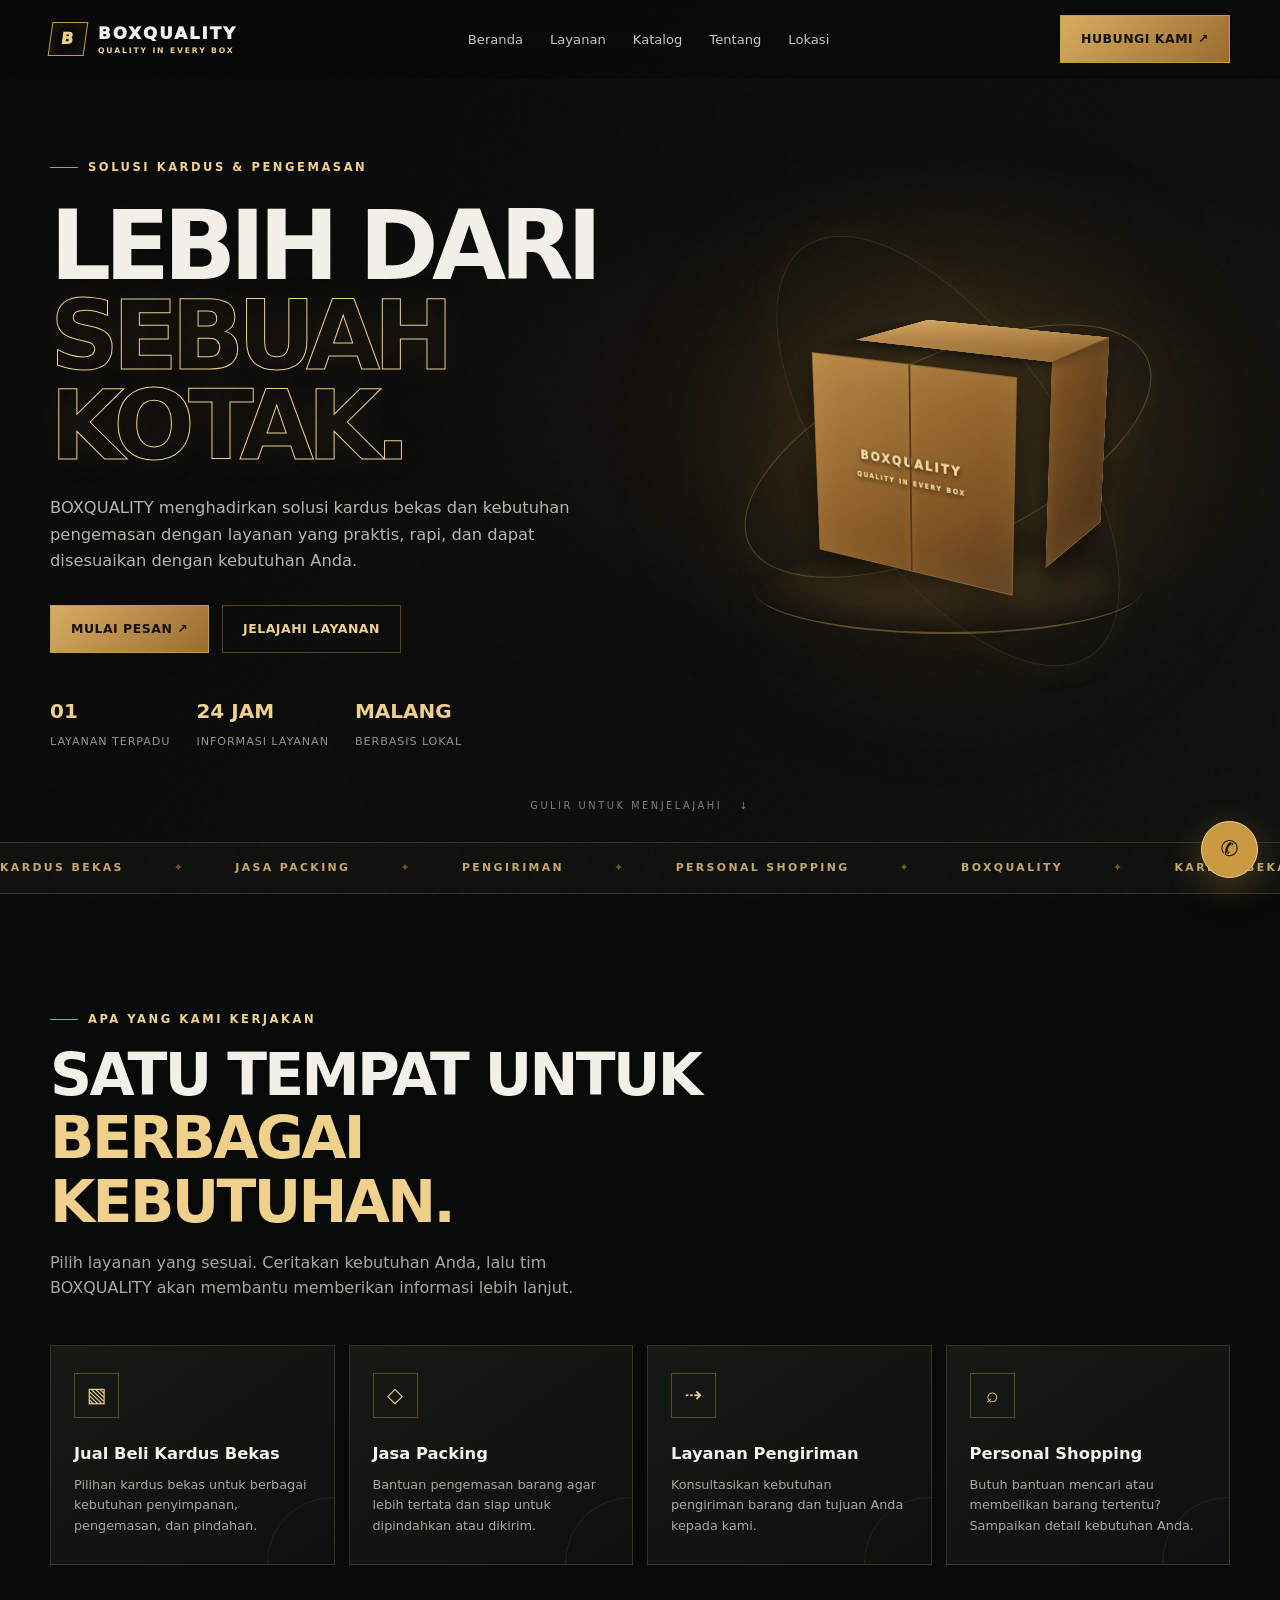
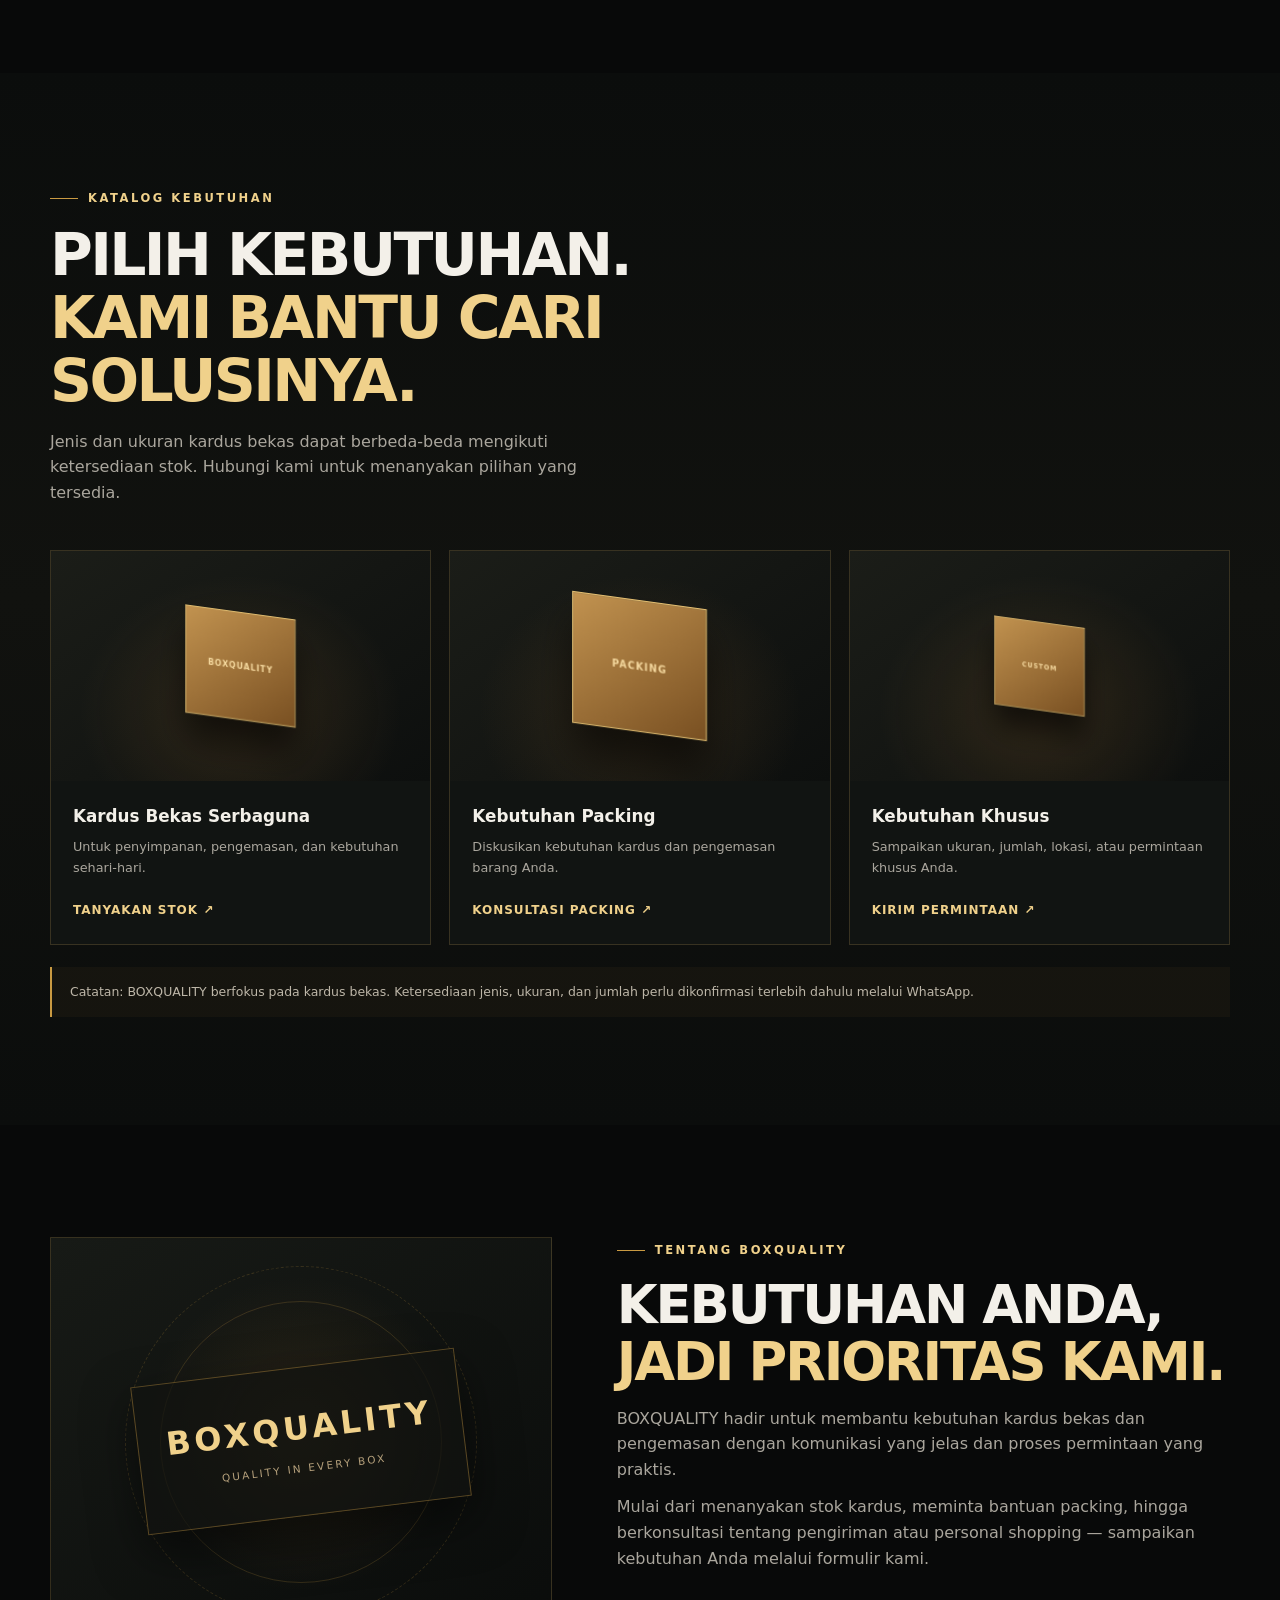
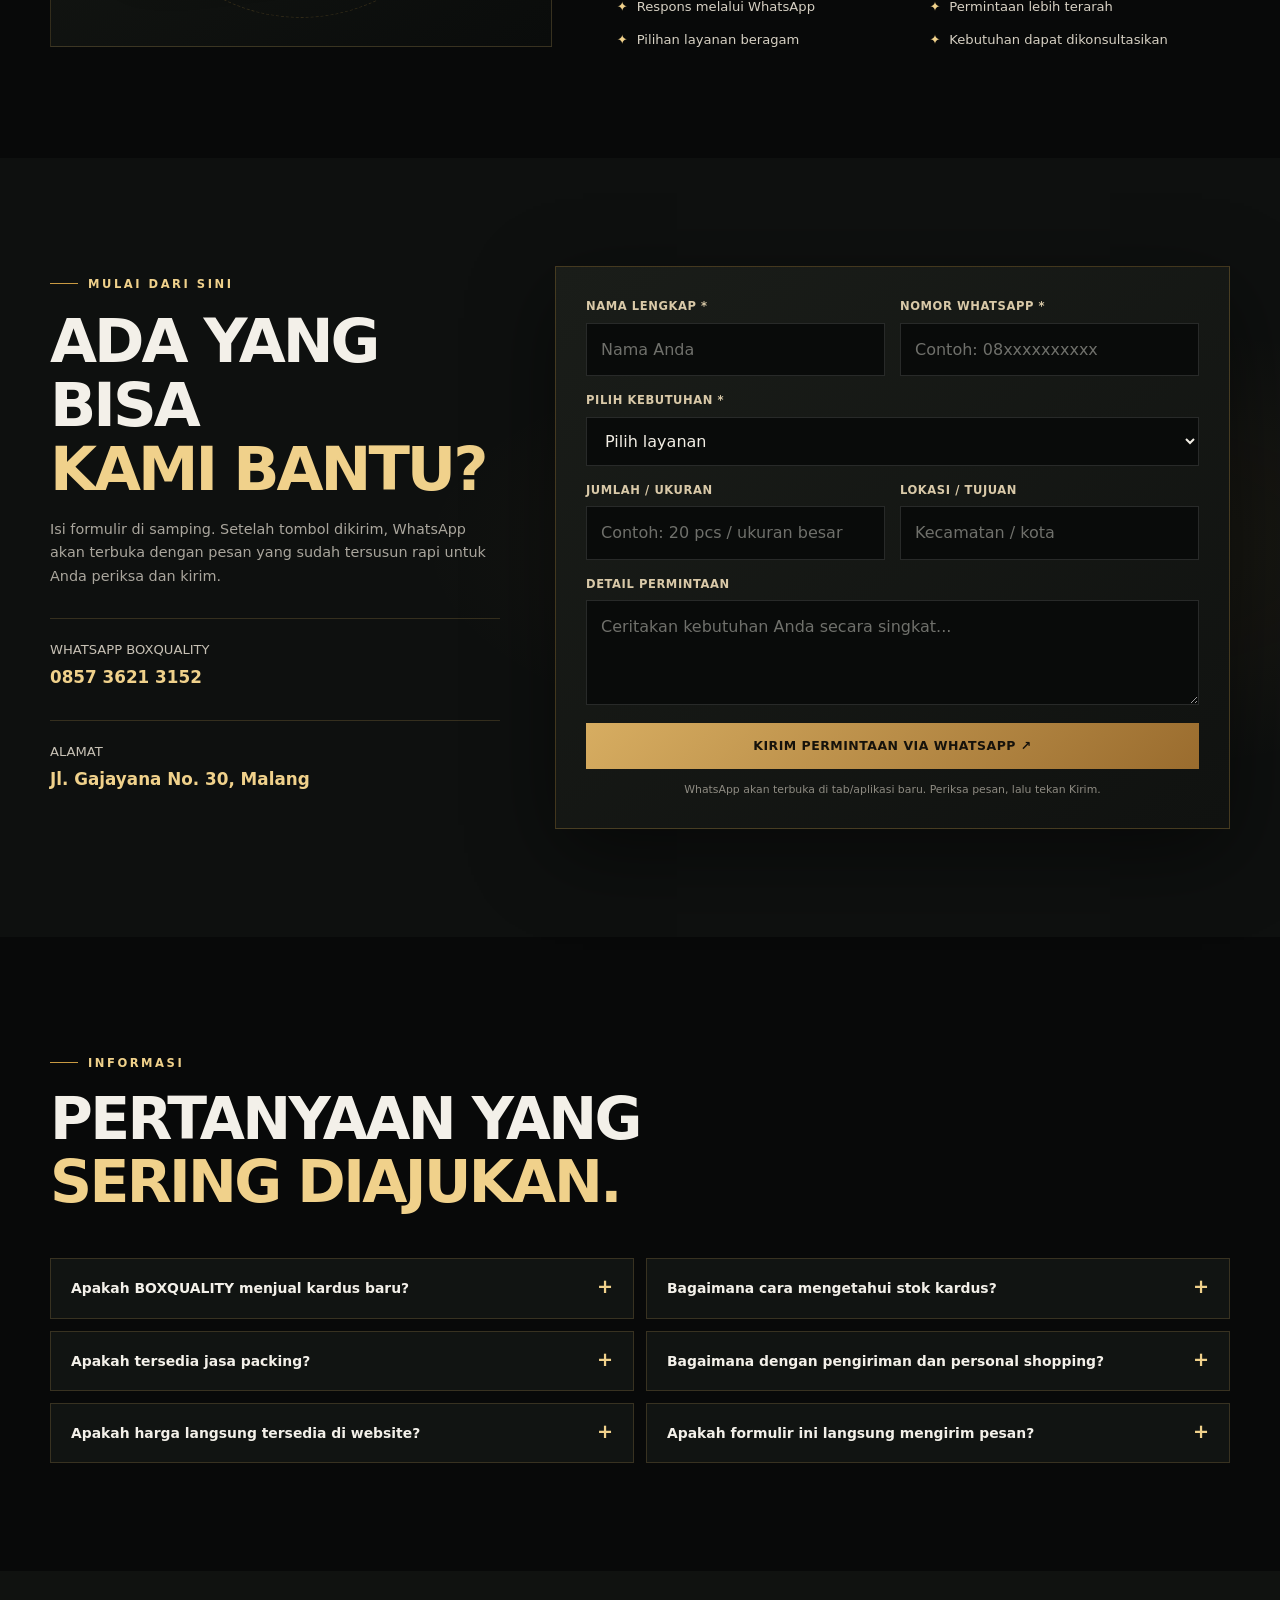
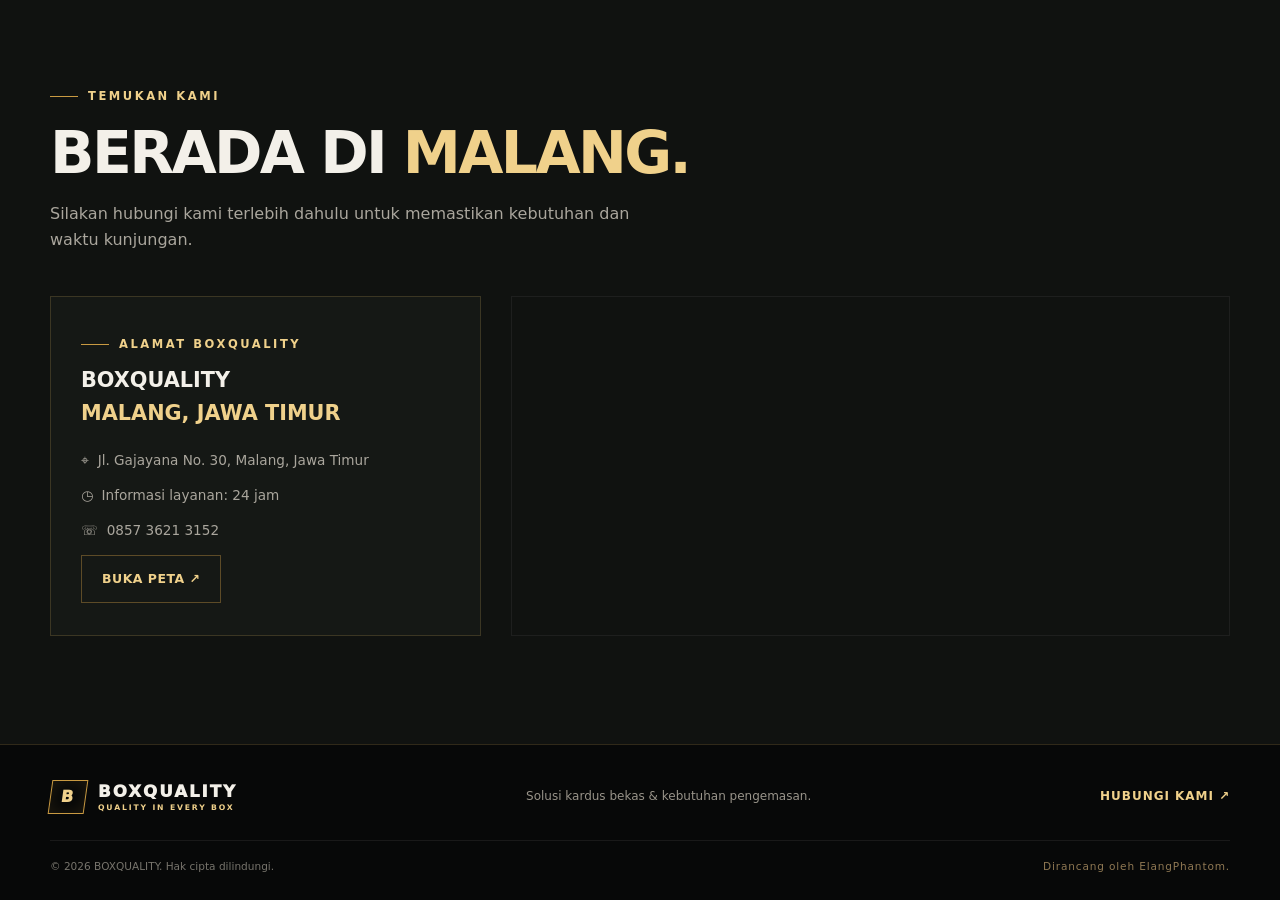
<file: index.html>
<!DOCTYPE html>
<html lang="id">
<head>
  <meta charset="UTF-8">
  <meta name="viewport" content="width=device-width, initial-scale=1.0">
  <meta name="theme-color" content="#090909">
  <meta name="description" content="BOXQUALITY — jual beli kardus bekas, jasa packing, pengiriman, dan personal shopping. Quality in Every Box.">
  <title>BOXQUALITY — Quality in Every Box</title>
  <style>
    :root{
      --bg:#080909;--panel:#111313;--panel2:#171918;--gold:#c99a42;
      --gold2:#f0d18b;--gold3:#8d6427;--text:#f3f0e9;--muted:#aaa69d;
      --line:rgba(222,180,99,.19);--max:1180px;
      --shadow:0 24px 80px rgba(0,0,0,.48);
    }
    *{box-sizing:border-box;margin:0;padding:0}
    html{scroll-behavior:smooth;scroll-padding-top:88px}
    body{font-family:Inter,ui-sans-serif,system-ui,-apple-system,"Segoe UI",sans-serif;background:var(--bg);color:var(--text);line-height:1.6;overflow-x:hidden}
    body.loading{overflow:hidden}
    a{color:inherit;text-decoration:none}
    button,input,select,textarea{font:inherit}
    button{cursor:pointer}
    .noise{position:fixed;inset:0;pointer-events:none;z-index:5;opacity:.035;background-image:url("data:image/svg+xml,%3Csvg viewBox='0 0 180 180' xmlns='http://www.w3.org/2000/svg'%3E%3Cfilter id='n'%3E%3CfeTurbulence type='fractalNoise' baseFrequency='.9' numOctaves='3' stitchTiles='stitch'/%3E%3C/filter%3E%3Crect width='100%25' height='100%25' filter='url(%23n)' opacity='.5'/%3E%3C/svg%3E")}
    .ambient{position:fixed;width:520px;height:520px;border-radius:50%;filter:blur(110px);opacity:.12;pointer-events:none;z-index:-1;background:#a9782e;top:-220px;right:-180px}
    .wrap{width:min(var(--max),calc(100% - 44px));margin:auto}
    .eyebrow{display:inline-flex;align-items:center;gap:10px;color:var(--gold2);font-size:.72rem;letter-spacing:.22em;text-transform:uppercase;font-weight:800}
    .eyebrow:before{content:"";width:28px;height:1px;background:var(--gold)}
    .gold{color:var(--gold2)}
    .section{padding:108px 0;position:relative}
    .section-head{max-width:690px;margin-bottom:44px}
    .section-head h2{font-size:clamp(2rem,5vw,3.65rem);line-height:1.08;letter-spacing:-.045em;margin:16px 0}
    .section-head p{color:var(--muted);max-width:590px}
    /* LOADER */
    #loader{position:fixed;inset:0;z-index:9999;background:radial-gradient(ellipse at 50% 40%,#262015 0%,#0b0c0b 48%,#050606 100%);display:grid;place-items:center;transition:opacity .8s ease,visibility .8s ease}
    #loader.hide{opacity:0;visibility:hidden}
    .loader-inner{width:min(440px,84vw);text-align:center}
    .loader-mark{width:94px;height:94px;margin:0 auto 25px;position:relative;display:grid;place-items:center;perspective:500px}
    .loader-box{width:54px;height:48px;position:relative;transform-style:preserve-3d;animation:loaderFloat 2.1s ease-in-out infinite}
    .loader-box:before{content:"";position:absolute;inset:0;background:linear-gradient(135deg,#e2bd70,#936329);clip-path:polygon(50% 0,100% 25%,100% 76%,50% 100%,0 76%,0 25%);box-shadow:0 0 35px #c99a4255}
    .loader-box:after{content:"";position:absolute;left:50%;top:0;height:100%;width:2px;background:#513815;transform:rotate(0deg)}
    .loader-ring{position:absolute;inset:0;border:1px solid #c99a4260;border-radius:50%;animation:ring 5s linear infinite}
    .loader-ring:after{content:"";position:absolute;top:8px;left:13px;width:6px;height:6px;background:var(--gold2);border-radius:50%;box-shadow:0 0 15px var(--gold2)}
    .loader-title{font-size:1.7rem;letter-spacing:.24em;font-weight:900}
    .loader-sub{font-size:.66rem;letter-spacing:.34em;color:var(--gold2);margin-top:5px}
    .loader-track{height:3px;background:#ffffff18;margin:30px 0 10px;overflow:hidden}
    #loaderBar{height:100%;width:0;background:linear-gradient(90deg,#8d6427,#f4d58f);box-shadow:0 0 16px #d3a44d;transition:width .25s}
    .loader-meta{display:flex;justify-content:space-between;color:#aaa18e;font-size:.68rem;letter-spacing:.13em}
    @keyframes loaderFloat{0%,100%{transform:translateY(0) rotateY(-15deg) rotateX(8deg)}50%{transform:translateY(-9px) rotateY(15deg) rotateX(-8deg)}}
    @keyframes ring{to{transform:rotate(360deg)}}
    /* NAV */
    .nav{position:fixed;top:0;left:0;right:0;z-index:100;background:rgba(8,9,9,.72);backdrop-filter:blur(18px);border-bottom:1px solid transparent;transition:.3s}
    .nav.scrolled{border-color:var(--line);background:rgba(8,9,9,.93)}
    .nav-inner{height:78px;display:flex;align-items:center;justify-content:space-between;gap:25px}
    .brand{display:flex;align-items:center;gap:12px;font-weight:950;letter-spacing:.12em;font-size:1.04rem}
    .brand-symbol{width:36px;height:34px;border:1px solid var(--gold);display:grid;place-items:center;transform:skew(-8deg);color:var(--gold2);font-size:1rem;box-shadow:inset 0 0 16px #c99a4220}
    .brand small{display:block;color:var(--gold2);font-size:.48rem;letter-spacing:.24em;font-weight:600;margin-top:-3px}
    .nav-links{display:flex;align-items:center;gap:27px;color:#c9c5bc;font-size:.82rem}
    .nav-links a{transition:.25s}.nav-links a:hover{color:var(--gold2)}
    .nav-cta,.btn{display:inline-flex;align-items:center;justify-content:center;gap:10px;padding:13px 20px;border:1px solid var(--gold);background:linear-gradient(135deg,#d7ad61,#9a6c2e);color:#16120b;font-weight:850;font-size:.78rem;letter-spacing:.04em;transition:transform .25s,box-shadow .25s}
    .nav-cta:hover,.btn:hover{transform:translateY(-3px);box-shadow:0 12px 30px #c99a4233}
    .menu-btn{display:none;background:none;border:1px solid var(--line);color:var(--gold2);padding:8px 11px}
    /* HERO */
    .hero{min-height:790px;padding:150px 0 90px;display:flex;align-items:center;position:relative;isolation:isolate;overflow:hidden}
    .hero:before{content:"";position:absolute;inset:0;z-index:-2;background:radial-gradient(ellipse at 72% 48%,#8b62251e,transparent 40%),linear-gradient(115deg,#090a0a 20%,#10110f 100%)}
    .hero-grid{display:grid;grid-template-columns:1.02fr .98fr;align-items:center;gap:30px}
    .hero-copy{position:relative;z-index:2}
    .hero h1{font-size:clamp(3.1rem,7.5vw,6.7rem);line-height:.94;letter-spacing:-.07em;margin:24px 0}
    .hero h1 span{display:block;color:transparent;-webkit-text-stroke:1px var(--gold2);text-shadow:0 0 35px #c99a4219}
    .hero-copy>p{max-width:530px;color:#b8b4ab;font-size:1.02rem}
    .hero-actions{display:flex;flex-wrap:wrap;gap:13px;margin-top:31px}
    .btn.secondary{background:transparent;color:var(--gold2);border-color:#c99a4266}
    .hero-proof{display:flex;gap:26px;margin-top:42px;flex-wrap:wrap}
    .proof strong{display:block;font-size:1.25rem;color:var(--gold2)}
    .proof span{font-size:.7rem;color:#969187;letter-spacing:.08em}
    .hero-visual{height:510px;position:relative;display:grid;place-items:center;perspective:1000px}
    .visual-glow{position:absolute;width:360px;height:360px;border-radius:50%;background:#c18a3030;filter:blur(80px)}
    .orbit{position:absolute;width:440px;height:190px;border:1px solid #d3a44d55;border-radius:50%;transform:rotate(-25deg);box-shadow:0 0 35px #c99a4210}
    .orbit.two{width:500px;height:230px;transform:rotate(55deg);border-color:#ffffff19}
    .platform{position:absolute;bottom:72px;width:390px;height:90px;border-radius:50%;background:radial-gradient(ellipse,#c99a4240,transparent 68%);border-bottom:2px solid #d3a44d66;filter:drop-shadow(0 20px 25px #000)}
    .hero-box{position:relative;width:220px;height:205px;transform-style:preserve-3d;transform:rotateX(-17deg) rotateY(-30deg);animation:heroBox 8s ease-in-out infinite}
    .cube-face{position:absolute;display:grid;place-items:center;border:1px solid #8f642e;background:linear-gradient(145deg,#b88745,#805322 70%,#573a1c);box-shadow:inset 0 0 35px #f5d18a24,0 20px 40px #0008}
    .cube-front{width:220px;height:205px;transform:translateZ(72px)}
    .cube-side{width:144px;height:205px;left:220px;transform:rotateY(90deg);transform-origin:left;background:linear-gradient(135deg,#805322,#493016)}
    .cube-top{width:220px;height:144px;top:-144px;transform:rotateX(90deg);transform-origin:bottom;background:linear-gradient(135deg,#d1a35d,#93662f)}
    .cube-seam{position:absolute;width:2px;height:100%;background:#513719;left:50%;top:0;box-shadow:0 0 8px #e9c47a55}
    .cube-label{font-size:.78rem;letter-spacing:.18em;color:#f3d99f;font-weight:950;text-align:center;text-shadow:0 2px 5px #39220c}
    .cube-label small{display:block;font-size:.42rem;letter-spacing:.25em;margin-top:5px}
    .fall-box{position:absolute;width:38px;height:34px;background:linear-gradient(135deg,#c99a52,#71471e);border:1px solid #e2bd70;box-shadow:0 8px 20px #0008;animation:fall 8s linear infinite;opacity:0}
    .fall-box:after{content:"";position:absolute;left:50%;height:100%;width:1px;background:#573916}
    .fall-box:nth-of-type(1){top:10%;left:8%;animation-delay:0s}.fall-box:nth-of-type(2){top:0;right:9%;animation-delay:2s;transform:scale(.7)}.fall-box:nth-of-type(3){top:25%;right:0;animation-delay:4s;transform:scale(.55)}.fall-box:nth-of-type(4){top:4%;left:40%;animation-delay:5.5s;transform:scale(.8)}
    @keyframes heroBox{0%,100%{transform:rotateX(-17deg) rotateY(-30deg) translateY(0)}50%{transform:rotateX(-10deg) rotateY(5deg) translateY(-18px)}}
    @keyframes fall{0%{opacity:0;transform:translateY(-80px) rotate(0) scale(.7)}15%{opacity:.8}85%{opacity:.65}100%{opacity:0;transform:translateY(560px) rotate(260deg) scale(.35)}}
    .scroll-cue{position:absolute;bottom:28px;left:50%;transform:translateX(-50%);font-size:.62rem;color:#817b6e;letter-spacing:.25em}
    /* MARQUEE */
    .marquee{border-block:1px solid var(--line);background:#10110f;overflow:hidden;padding:16px 0}
    .marquee-track{display:flex;width:max-content;gap:50px;animation:marquee 30s linear infinite;color:#c7a66b;font-size:.68rem;letter-spacing:.22em;font-weight:800}
    .marquee-track span:after{content:"✦";margin-left:50px;color:#76572c}
    @keyframes marquee{to{transform:translateX(-50%)}}
    /* SERVICES */
    .service-grid{display:grid;grid-template-columns:repeat(4,1fr);gap:14px}
    .service-card{padding:27px 23px;min-height:220px;background:linear-gradient(145deg,#171916,#0e100f);border:1px solid var(--line);position:relative;overflow:hidden;transition:.35s}
    .service-card:before{content:"";position:absolute;width:130px;height:130px;border:1px solid #c99a4220;border-radius:50%;right:-65px;bottom:-65px;transition:.4s}
    .service-card:hover{transform:translateY(-7px);border-color:#c99a4280;box-shadow:var(--shadow)}
    .service-card:hover:before{transform:scale(1.5)}
    .service-icon{width:45px;height:45px;display:grid;place-items:center;border:1px solid #c99a4266;color:var(--gold2);font-size:1.3rem;margin-bottom:23px}
    .service-card h3{font-size:1.02rem;margin-bottom:8px}.service-card p{font-size:.8rem;color:var(--muted)}
    /* CATALOG */
    .catalog{background:linear-gradient(180deg,#0b0d0c,#11120f 50%,#0b0d0c)}
    .catalog-grid{display:grid;grid-template-columns:repeat(3,1fr);gap:18px}
    .product-card{border:1px solid var(--line);background:#111412;overflow:hidden;transition:.35s}
    .product-card:hover{transform:translateY(-6px);border-color:#c99a4280}
    .product-art{height:230px;display:grid;place-items:center;position:relative;overflow:hidden;background:radial-gradient(ellipse at 50% 70%,#9b6a2d35,transparent 60%),linear-gradient(145deg,#1b1d18,#0d0f0e)}
    .mini-box{width:125px;height:112px;position:relative;transform:rotateX(-15deg) rotateY(-28deg);transform-style:preserve-3d;filter:drop-shadow(0 25px 18px #0009);transition:.5s}
    .product-card:hover .mini-box{transform:rotateX(-8deg) rotateY(12deg) translateY(-8px)}
    .mini-front{position:absolute;width:125px;height:112px;background:linear-gradient(145deg,#c29350,#795022);border:1px solid #e2bd70;transform:translateZ(40px);display:grid;place-items:center;color:#f7dba1;font-size:.55rem;letter-spacing:.12em;font-weight:900}
    .mini-side{position:absolute;left:125px;width:80px;height:112px;background:linear-gradient(130deg,#795022,#452d17);border:1px solid #a7793c;transform:rotateY(90deg);transform-origin:left}
    .mini-top{position:absolute;top:-80px;width:125px;height:80px;background:linear-gradient(135deg,#e0b76e,#9c7138);border:1px solid #e2bd70;transform:rotateX(90deg);transform-origin:bottom}
    .product-info{padding:22px}.product-info h3{font-size:1.05rem}.product-info p{color:var(--muted);font-size:.8rem;margin:8px 0 18px}
    .text-link{color:var(--gold2);font-size:.75rem;font-weight:850;letter-spacing:.08em}
    .note{padding:15px 18px;border-left:2px solid var(--gold);background:#c99a420c;color:#bdb6a8;font-size:.78rem;margin-top:22px}
    /* ABOUT */
    .about-grid{display:grid;grid-template-columns:.9fr 1.1fr;gap:65px;align-items:center}
    .about-visual{min-height:410px;border:1px solid var(--line);background:radial-gradient(circle at 50% 48%,#b17a3027,transparent 48%),linear-gradient(145deg,#171a16,#0a0c0b);display:grid;place-items:center;position:relative;overflow:hidden}
    .about-visual:before,.about-visual:after{content:"";position:absolute;width:280px;height:280px;border:1px solid #c99a4233;border-radius:50%}
    .about-visual:after{width:350px;height:350px;border-style:dashed;animation:ring 35s linear infinite}
    .about-stamp{z-index:1;text-align:center;border:1px solid #c99a4266;padding:35px 28px;transform:rotate(-7deg);background:#11130fbb;box-shadow:0 20px 50px #0008}
    .about-stamp strong{display:block;font-size:2rem;letter-spacing:.12em;color:var(--gold2)}
    .about-stamp span{font-size:.65rem;letter-spacing:.22em;color:#b6a17c}
    .about-copy h2{font-size:clamp(2rem,4.5vw,3.3rem);line-height:1.08;letter-spacing:-.04em;margin:16px 0}
    .about-copy p{color:var(--muted);margin:12px 0}
    .checks{display:grid;grid-template-columns:1fr 1fr;gap:12px;margin-top:25px}
    .check{font-size:.82rem;color:#d6d0c3}.check:before{content:"✦";color:var(--gold2);margin-right:9px}
    /* ORDER */
    .order{background:radial-gradient(ellipse at 80% 50%,#c99a4212,transparent 42%),#0e100f}
    .order-grid{display:grid;grid-template-columns:.8fr 1.2fr;gap:55px;align-items:start}
    .order-copy h2{font-size:clamp(2.1rem,5vw,3.8rem);line-height:1.05;letter-spacing:-.05em;margin:17px 0}
    .order-copy p{color:var(--muted);font-size:.9rem}
    .contact-line{margin-top:30px;padding-top:20px;border-top:1px solid var(--line);font-size:.82rem;color:#c7c1b5}
    .contact-line strong{display:block;color:var(--gold2);font-size:1.05rem;margin-top:4px}
    .order-form{padding:30px;background:linear-gradient(145deg,#1a1d19,#101210);border:1px solid #c99a4244;box-shadow:var(--shadow)}
    .form-grid{display:grid;grid-template-columns:1fr 1fr;gap:15px}
    .field{display:flex;flex-direction:column;gap:7px}
    .field.full{grid-column:1/-1}
    .field label{font-size:.72rem;color:#d9c9a8;font-weight:750;letter-spacing:.05em}
    .field input,.field select,.field textarea{width:100%;background:#090b0a;border:1px solid #ffffff20;color:#f2eee5;padding:13px 14px;outline:none;border-radius:0;transition:.2s}
    .field input:focus,.field select:focus,.field textarea:focus{border-color:var(--gold)}
    .field input::placeholder,.field textarea::placeholder{color:#6f706b}
    .field textarea{min-height:105px;resize:vertical}
    .form-submit{width:100%;margin-top:18px;border:0}
    .form-hint{font-size:.68rem;color:#8e8b82;margin-top:12px;text-align:center}
    /* FAQ + LOCATION */
    .faq-grid{display:grid;grid-template-columns:1fr 1fr;gap:12px}
    details{border:1px solid var(--line);background:#111412;padding:18px 20px}
    summary{cursor:pointer;list-style:none;font-weight:750;font-size:.87rem;display:flex;justify-content:space-between;gap:15px}
    summary::-webkit-details-marker{display:none}
    summary:after{content:"+";color:var(--gold2);font-size:1.2rem;line-height:1}
    details[open] summary:after{content:"−"}
    details p{color:var(--muted);font-size:.8rem;margin-top:13px}
    .location{background:#101210}
    .location-grid{display:grid;grid-template-columns:.75fr 1.25fr;gap:30px;align-items:stretch}
    .location-info{padding:30px;border:1px solid var(--line);background:#151815}
    .location-info h3{font-size:1.3rem;margin:10px 0 20px}
    .location-info p{font-size:.85rem;color:var(--muted);margin:13px 0}
    .map-frame{min-height:330px;border:1px solid var(--line);filter:grayscale(1) invert(.9) contrast(.85)}
    .map-frame iframe{width:100%;height:100%;min-height:330px;border:0}
    /* FOOTER */
    footer{padding:34px 0 25px;background:#070808;border-top:1px solid var(--line)}
    .footer-top{display:flex;justify-content:space-between;align-items:center;gap:20px;padding-bottom:25px}
    .footer-tag{font-size:.75rem;color:#99948a}
    .footer-bottom{border-top:1px solid #ffffff12;padding-top:17px;display:flex;justify-content:space-between;gap:15px;flex-wrap:wrap;color:#77746c;font-size:.66rem}
    .footer-credit{color:#8f7853;letter-spacing:.08em}
    .float-wa{position:fixed;right:22px;bottom:22px;z-index:90;width:57px;height:57px;border-radius:50%;display:grid;place-items:center;background:#c99a42;color:#10100d;font-size:1.35rem;box-shadow:0 10px 35px #c99a4250;border:1px solid #f2d18a;transition:.25s}
    .float-wa:hover{transform:translateY(-5px) scale(1.05)}
    .reveal{opacity:0;transform:translateY(28px);transition:opacity .8s ease,transform .8s ease}
    .reveal.visible{opacity:1;transform:translateY(0)}
    @media(max-width:900px){
      .nav-links{gap:15px}.nav-cta{display:none}
      .hero{min-height:auto;padding:140px 0 85px}.hero-grid{grid-template-columns:1fr}.hero-copy{max-width:720px}
      .hero-visual{height:420px;margin-top:0}.service-grid{grid-template-columns:repeat(2,1fr)}
      .about-grid{gap:35px}.order-grid{gap:30px}
    }
    @media(max-width:650px){
      .wrap{width:min(100% - 34px,var(--max))}.nav-inner{height:68px}
      .menu-btn{display:block}.nav-links{display:none;position:absolute;top:68px;left:0;right:0;padding:20px 24px 25px;background:#0b0d0c;border-bottom:1px solid var(--line);flex-direction:column;align-items:flex-start}
      .nav-links.open{display:flex}.nav-links a{padding:5px 0}
      .hero{padding-top:122px}.hero h1{font-size:clamp(3rem,15vw,5rem)}
      .hero-visual{height:350px;transform:scale(.83);margin:-10px -25px}
      .orbit{width:340px;height:150px}.orbit.two{width:390px;height:180px}.platform{width:300px}
      .section{padding:78px 0}.section-head{margin-bottom:30px}
      .service-grid,.catalog-grid,.faq-grid,.about-grid,.order-grid,.location-grid{grid-template-columns:1fr}
      .service-card{min-height:185px}.catalog-grid{gap:14px}
      .about-visual{min-height:300px;order:2}.about-copy{order:1}
      .order-form{padding:20px}.form-grid{grid-template-columns:1fr}.field.full{grid-column:auto}
      .footer-top{align-items:flex-start;flex-direction:column}
      .checks{grid-template-columns:1fr 1fr}
      .float-wa{width:52px;height:52px;right:15px;bottom:15px}
    }
    @media(prefers-reduced-motion:reduce){
      *,*::before,*::after{scroll-behavior:auto!important;animation-duration:.01ms!important;animation-iteration-count:1!important;transition-duration:.01ms!important}
      .reveal{opacity:1;transform:none}
    }
  </style>
</head>
<body class="loading">
  <div id="loader" role="status" aria-label="Memuat BOXQUALITY">
    <div class="loader-inner">
      <div class="loader-mark"><div class="loader-ring"></div><div class="loader-box"></div></div>
      <div class="loader-title">BOXQUALITY</div>
      <div class="loader-sub">QUALITY IN EVERY BOX</div>
      <div class="loader-track"><div id="loaderBar"></div></div>
      <div class="loader-meta"><span>MENYIAPKAN PENGALAMAN</span><span id="loaderPercent">0%</span></div>
    </div>
  </div>
  <div class="noise"></div><div class="ambient"></div>

  <header class="nav" id="navbar">
    <div class="wrap nav-inner">
      <a class="brand" href="#home" aria-label="BOXQUALITY beranda">
        <span class="brand-symbol">B</span><span>BOXQUALITY<small>QUALITY IN EVERY BOX</small></span>
      </a>
      <nav class="nav-links" id="navLinks" aria-label="Navigasi utama">
        <a href="#home">Beranda</a><a href="#layanan">Layanan</a><a href="#katalog">Katalog</a><a href="#tentang">Tentang</a><a href="#lokasi">Lokasi</a>
      </nav>
      <a class="nav-cta" href="#pesan">HUBUNGI KAMI ↗</a>
      <button class="menu-btn" id="menuBtn" aria-label="Buka menu" aria-expanded="false">☰</button>
    </div>
  </header>

  <main>
    <section class="hero" id="home">
      <div class="wrap hero-grid">
        <div class="hero-copy">
          <span class="eyebrow">SOLUSI KARDUS & PENGEMASAN</span>
          <h1>LEBIH DARI<br><span>SEBUAH KOTAK.</span></h1>
          <p>BOXQUALITY menghadirkan solusi kardus bekas dan kebutuhan pengemasan dengan layanan yang praktis, rapi, dan dapat disesuaikan dengan kebutuhan Anda.</p>
          <div class="hero-actions">
            <a class="btn" href="#pesan">MULAI PESAN ↗</a>
            <a class="btn secondary" href="#layanan">JELAJAHI LAYANAN</a>
          </div>
          <div class="hero-proof">
            <div class="proof"><strong>01</strong><span>LAYANAN TERPADU</span></div>
            <div class="proof"><strong>24 JAM</strong><span>INFORMASI LAYANAN</span></div>
            <div class="proof"><strong>MALANG</strong><span>BERBASIS LOKAL</span></div>
          </div>
        </div>
        <div class="hero-visual" aria-label="Ilustrasi kardus tiga dimensi">
          <div class="visual-glow"></div><div class="orbit"></div><div class="orbit two"></div>
          <div class="platform"></div>
          <div class="hero-box">
            <div class="cube-face cube-front"><div class="cube-seam"></div><div class="cube-label">BOXQUALITY<small>QUALITY IN EVERY BOX</small></div></div>
            <div class="cube-face cube-side"></div><div class="cube-face cube-top"></div>
          </div>
          <i class="fall-box"></i><i class="fall-box"></i><i class="fall-box"></i><i class="fall-box"></i>
        </div>
      </div>
      <div class="scroll-cue">GULIR UNTUK MENJELAJAHI &nbsp; ↓</div>
    </section>

    <div class="marquee" aria-hidden="true"><div class="marquee-track">
      <span>KARDUS BEKAS</span><span>JASA PACKING</span><span>PENGIRIMAN</span><span>PERSONAL SHOPPING</span><span>BOXQUALITY</span>
      <span>KARDUS BEKAS</span><span>JASA PACKING</span><span>PENGIRIMAN</span><span>PERSONAL SHOPPING</span><span>BOXQUALITY</span>
    </div></div>

    <section class="section" id="layanan">
      <div class="wrap">
        <div class="section-head reveal"><span class="eyebrow">APA YANG KAMI KERJAKAN</span><h2>SATU TEMPAT UNTUK<br><span class="gold">BERBAGAI KEBUTUHAN.</span></h2><p>Pilih layanan yang sesuai. Ceritakan kebutuhan Anda, lalu tim BOXQUALITY akan membantu memberikan informasi lebih lanjut.</p></div>
        <div class="service-grid">
          <article class="service-card reveal"><div class="service-icon">▧</div><h3>Jual Beli Kardus Bekas</h3><p>Pilihan kardus bekas untuk berbagai kebutuhan penyimpanan, pengemasan, dan pindahan.</p></article>
          <article class="service-card reveal"><div class="service-icon">◇</div><h3>Jasa Packing</h3><p>Bantuan pengemasan barang agar lebih tertata dan siap untuk dipindahkan atau dikirim.</p></article>
          <article class="service-card reveal"><div class="service-icon">⇢</div><h3>Layanan Pengiriman</h3><p>Konsultasikan kebutuhan pengiriman barang dan tujuan Anda kepada kami.</p></article>
          <article class="service-card reveal"><div class="service-icon">⌕</div><h3>Personal Shopping</h3><p>Butuh bantuan mencari atau membelikan barang tertentu? Sampaikan detail kebutuhan Anda.</p></article>
        </div>
      </div>
    </section>

    <section class="section catalog" id="katalog">
      <div class="wrap">
        <div class="section-head reveal"><span class="eyebrow">KATALOG KEBUTUHAN</span><h2>PILIH KEBUTUHAN.<br><span class="gold">KAMI BANTU CARI SOLUSINYA.</span></h2><p>Jenis dan ukuran kardus bekas dapat berbeda-beda mengikuti ketersediaan stok. Hubungi kami untuk menanyakan pilihan yang tersedia.</p></div>
        <div class="catalog-grid">
          <article class="product-card reveal"><div class="product-art"><div class="mini-box"><div class="mini-front">BOXQUALITY</div><div class="mini-side"></div><div class="mini-top"></div></div></div><div class="product-info"><h3>Kardus Bekas Serbaguna</h3><p>Untuk penyimpanan, pengemasan, dan kebutuhan sehari-hari.</p><a class="text-link" href="#pesan" data-service="Jual beli kardus bekas">TANYAKAN STOK ↗</a></div></article>
          <article class="product-card reveal"><div class="product-art"><div class="mini-box" style="transform:scale(1.22) rotateX(-15deg) rotateY(-28deg)"><div class="mini-front">PACKING</div><div class="mini-side"></div><div class="mini-top"></div></div></div><div class="product-info"><h3>Kebutuhan Packing</h3><p>Diskusikan kebutuhan kardus dan pengemasan barang Anda.</p><a class="text-link" href="#pesan" data-service="Jasa packing">KONSULTASI PACKING ↗</a></div></article>
          <article class="product-card reveal"><div class="product-art"><div class="mini-box" style="transform:scale(.82) rotateX(-15deg) rotateY(-28deg)"><div class="mini-front">CUSTOM</div><div class="mini-side"></div><div class="mini-top"></div></div></div><div class="product-info"><h3>Kebutuhan Khusus</h3><p>Sampaikan ukuran, jumlah, lokasi, atau permintaan khusus Anda.</p><a class="text-link" href="#pesan" data-service="Kebutuhan khusus">KIRIM PERMINTAAN ↗</a></div></article>
        </div>
        <div class="note reveal">Catatan: BOXQUALITY berfokus pada kardus bekas. Ketersediaan jenis, ukuran, dan jumlah perlu dikonfirmasi terlebih dahulu melalui WhatsApp.</div>
      </div>
    </section>

    <section class="section" id="tentang">
      <div class="wrap about-grid">
        <div class="about-visual reveal"><div class="about-stamp"><strong>BOXQUALITY</strong><span>QUALITY IN EVERY BOX</span></div></div>
        <div class="about-copy reveal"><span class="eyebrow">TENTANG BOXQUALITY</span><h2>KEBUTUHAN ANDA,<br><span class="gold">JADI PRIORITAS KAMI.</span></h2><p>BOXQUALITY hadir untuk membantu kebutuhan kardus bekas dan pengemasan dengan komunikasi yang jelas dan proses permintaan yang praktis.</p><p>Mulai dari menanyakan stok kardus, meminta bantuan packing, hingga berkonsultasi tentang pengiriman atau personal shopping — sampaikan kebutuhan Anda melalui formulir kami.</p><div class="checks"><div class="check">Respons melalui WhatsApp</div><div class="check">Permintaan lebih terarah</div><div class="check">Pilihan layanan beragam</div><div class="check">Kebutuhan dapat dikonsultasikan</div></div></div>
      </div>
    </section>

    <section class="section order" id="pesan">
      <div class="wrap order-grid">
        <div class="order-copy reveal"><span class="eyebrow">MULAI DARI SINI</span><h2>ADA YANG BISA<br><span class="gold">KAMI BANTU?</span></h2><p>Isi formulir di samping. Setelah tombol dikirim, WhatsApp akan terbuka dengan pesan yang sudah tersusun rapi untuk Anda periksa dan kirim.</p><div class="contact-line">WHATSAPP BOXQUALITY<strong>0857 3621 3152</strong></div><div class="contact-line">ALAMAT<strong>Jl. Gajayana No. 30, Malang</strong></div></div>
        <form class="order-form reveal" id="orderForm">
          <div class="form-grid">
            <div class="field"><label for="custName">NAMA LENGKAP *</label><input id="custName" name="nama" type="text" placeholder="Nama Anda" autocomplete="name" required></div>
            <div class="field"><label for="custPhone">NOMOR WHATSAPP *</label><input id="custPhone" name="nomor" type="tel" placeholder="Contoh: 08xxxxxxxxxx" autocomplete="tel" required></div>
            <div class="field full"><label for="service">PILIH KEBUTUHAN *</label><select id="service" name="layanan" required><option value="">Pilih layanan</option><option>Jual beli kardus bekas</option><option>Jasa packing</option><option>Layanan pengiriman</option><option>Personal shopping</option><option>Kebutuhan khusus / lainnya</option></select></div>
            <div class="field"><label for="quantity">JUMLAH / UKURAN</label><input id="quantity" name="jumlah" type="text" placeholder="Contoh: 20 pcs / ukuran besar"></div>
            <div class="field"><label for="location">LOKASI / TUJUAN</label><input id="location" name="lokasi" type="text" placeholder="Kecamatan / kota"></div>
            <div class="field full"><label for="details">DETAIL PERMINTAAN</label><textarea id="details" name="detail" placeholder="Ceritakan kebutuhan Anda secara singkat..."></textarea></div>
          </div>
          <button class="btn form-submit" type="submit">KIRIM PERMINTAAN VIA WHATSAPP ↗</button>
          <p class="form-hint">WhatsApp akan terbuka di tab/aplikasi baru. Periksa pesan, lalu tekan Kirim.</p>
        </form>
      </div>
    </section>

    <section class="section">
      <div class="wrap">
        <div class="section-head reveal"><span class="eyebrow">INFORMASI</span><h2>PERTANYAAN YANG<br><span class="gold">SERING DIAJUKAN.</span></h2></div>
        <div class="faq-grid">
          <details class="reveal"><summary>Apakah BOXQUALITY menjual kardus baru?</summary><p>Fokus BOXQUALITY adalah jual beli kardus bekas, bukan penjualan kardus baru.</p></details>
          <details class="reveal"><summary>Bagaimana cara mengetahui stok kardus?</summary><p>Hubungi kami melalui formulir WhatsApp dan sebutkan jenis, ukuran, serta jumlah yang dibutuhkan. Stok perlu dikonfirmasi terlebih dahulu.</p></details>
          <details class="reveal"><summary>Apakah tersedia jasa packing?</summary><p>Ya, Anda dapat mengajukan permintaan jasa packing. Sertakan jenis barang, jumlah, dan lokasi agar kebutuhan dapat dipahami.</p></details>
          <details class="reveal"><summary>Bagaimana dengan pengiriman dan personal shopping?</summary><p>Konsultasikan tujuan atau barang yang dicari melalui WhatsApp. Detail jangkauan, biaya, dan ketersediaan akan dikonfirmasi sesuai permintaan.</p></details>
          <details class="reveal"><summary>Apakah harga langsung tersedia di website?</summary><p>Harga dapat bergantung pada jenis, ukuran, jumlah, kondisi kardus, dan detail layanan. Silakan tanyakan melalui WhatsApp.</p></details>
          <details class="reveal"><summary>Apakah formulir ini langsung mengirim pesan?</summary><p>Formulir akan membuka WhatsApp dengan draf pesan otomatis. Anda tetap perlu menekan tombol Kirim di WhatsApp.</p></details>
        </div>
      </div>
    </section>

    <section class="section location" id="lokasi">
      <div class="wrap">
        <div class="section-head reveal"><span class="eyebrow">TEMUKAN KAMI</span><h2>BERADA DI <span class="gold">MALANG.</span></h2><p>Silakan hubungi kami terlebih dahulu untuk memastikan kebutuhan dan waktu kunjungan.</p></div>
        <div class="location-grid">
          <div class="location-info reveal"><span class="eyebrow">ALAMAT BOXQUALITY</span><h3>BOXQUALITY<br><span class="gold">MALANG, JAWA TIMUR</span></h3><p>⌖ &nbsp;Jl. Gajayana No. 30, Malang, Jawa Timur</p><p>◷ &nbsp;Informasi layanan: 24 jam</p><p>☏ &nbsp;0857 3621 3152</p><a class="btn secondary" target="_blank" rel="noopener" href="https://www.google.com/maps/search/?api=1&query=Jl.+Gajayana+No.+30+Malang">BUKA PETA ↗</a></div>
          <div class="map-frame reveal"><iframe title="Peta lokasi BOXQUALITY di Jalan Gajayana, Malang" loading="lazy" referrerpolicy="no-referrer-when-downgrade" src="https://maps.google.com/maps?q=Jl.%20Gajayana%20No.%2030%2C%20Malang&t=&z=15&ie=UTF8&iwloc=&output=embed"></iframe></div>
        </div>
      </div>
    </section>
  </main>

  <footer>
    <div class="wrap">
      <div class="footer-top"><a class="brand" href="#home"><span class="brand-symbol">B</span><span>BOXQUALITY<small>QUALITY IN EVERY BOX</small></span></a><div class="footer-tag">Solusi kardus bekas & kebutuhan pengemasan.</div><a class="text-link" href="#pesan">HUBUNGI KAMI ↗</a></div>
      <div class="footer-bottom"><span>© 2026 BOXQUALITY. Hak cipta dilindungi.</span><span class="footer-credit">Dirancang oleh ElangPhantom.</span></div>
    </div>
  </footer>

  <a class="float-wa" href="https://wa.me/6285736213152" target="_blank" rel="noopener" aria-label="Chat WhatsApp BOXQUALITY">✆</a>

  <script>
    // LOADING SCREEN: selesai saat halaman siap, dengan batas waktu pengaman.
    (function(){
      const loader = document.getElementById('loader');
      const bar = document.getElementById('loaderBar');
      const percent = document.getElementById('loaderPercent');
      let progress = 0;
      let finished = false;
      function paint(value){
        progress = Math.max(progress, Math.min(100, value));
        bar.style.width = progress + '%';
        percent.textContent = Math.round(progress) + '%';
      }
      function finish(){
        if(finished) return;
        finished = true;
        paint(100);
        setTimeout(function(){
          loader.classList.add('hide');
          document.body.classList.remove('loading');
        }, 350);
      }
      const start = Date.now();
      const ticker = setInterval(function(){
        const elapsed = Date.now() - start;
        if(progress < 88) paint(Math.min(88, 12 + elapsed / 95));
        if(document.readyState === 'complete') finish();
      }, 100);
      window.addEventListener('load', finish, {once:true});
      setTimeout(finish, 6500);
      window.addEventListener('pageshow', function(){ if(document.readyState === 'complete') finish(); }, {once:true});
    })();

    // NAVIGASI MOBILE
    (function(){
      const nav = document.getElementById('navbar');
      const menu = document.getElementById('menuBtn');
      const links = document.getElementById('navLinks');
      window.addEventListener('scroll', function(){
        nav.classList.toggle('scrolled', window.scrollY > 20);
      }, {passive:true});
      menu.addEventListener('click', function(){
        const opened = links.classList.toggle('open');
        menu.setAttribute('aria-expanded', String(opened));
        menu.textContent = opened ? '✕' : '☰';
      });
      links.querySelectorAll('a').forEach(function(link){
        link.addEventListener('click', function(){
          links.classList.remove('open');
          menu.setAttribute('aria-expanded','false');
          menu.textContent = '☰';
        });
      });
    })();

    // ANIMASI SAAT ELEMEN MASUK KE LAYAR
    (function(){
      const items = document.querySelectorAll('.reveal');
      if(!('IntersectionObserver' in window)){
        items.forEach(item => item.classList.add('visible'));
        return;
      }
      const observer = new IntersectionObserver(function(entries){
        entries.forEach(function(entry){
          if(entry.isIntersecting){
            entry.target.classList.add('visible');
            observer.unobserve(entry.target);
          }
        });
      }, {threshold:0.12});
      items.forEach(item => observer.observe(item));
    })();

    // TAUTAN KATALOG MEMILIH LAYANAN DI FORMULIR
    document.querySelectorAll('[data-service]').forEach(function(link){
      link.addEventListener('click', function(){
        const select = document.getElementById('service');
        const requested = link.getAttribute('data-service');
        const match = Array.from(select.options).find(option => option.text.toLowerCase() === requested.toLowerCase());
        if(match) select.value = match.value;
        else if(requested === 'Kebutuhan khusus') select.value = 'Kebutuhan khusus / lainnya';
      });
    });

    // WHATSAPP: gunakan teks biasa dengan newline, encodeURIComponent hanya SATU KALI.
    document.getElementById('orderForm').addEventListener('submit', function(event){
      event.preventDefault();
      const nama = document.getElementById('custName').value.trim();
      const nomor = document.getElementById('custPhone').value.trim();
      const layanan = document.getElementById('service').value;
      const jumlah = document.getElementById('quantity').value.trim() || '-';
      const lokasi = document.getElementById('location').value.trim() || '-';
      const detail = document.getElementById('details').value.trim() || '-';

      if(!nama || !nomor || !layanan){
        alert('Mohon lengkapi nama, nomor WhatsApp, dan kebutuhan Anda.');
        return;
      }

      const message =
        'Halo BOXQUALITY, saya ingin mengajukan permintaan.\n\n' +
        'Nama: ' + nama + '\n' +
        'Nomor WhatsApp: ' + nomor + '\n' +
        'Kebutuhan: ' + layanan + '\n' +
        'Jumlah/Ukuran: ' + jumlah + '\n' +
        'Lokasi: ' + lokasi + '\n' +
        'Detail: ' + detail + '\n\n' +
        'Mohon informasi selanjutnya. Terima kasih.';

      const whatsappURL = 'https://wa.me/6285736213152?text=' + encodeURIComponent(message);
      const newWindow = window.open(whatsappURL, '_blank');
      if(!newWindow){
        window.location.href = whatsappURL;
      }
    });
  </script>
</body>
</html>
</file>
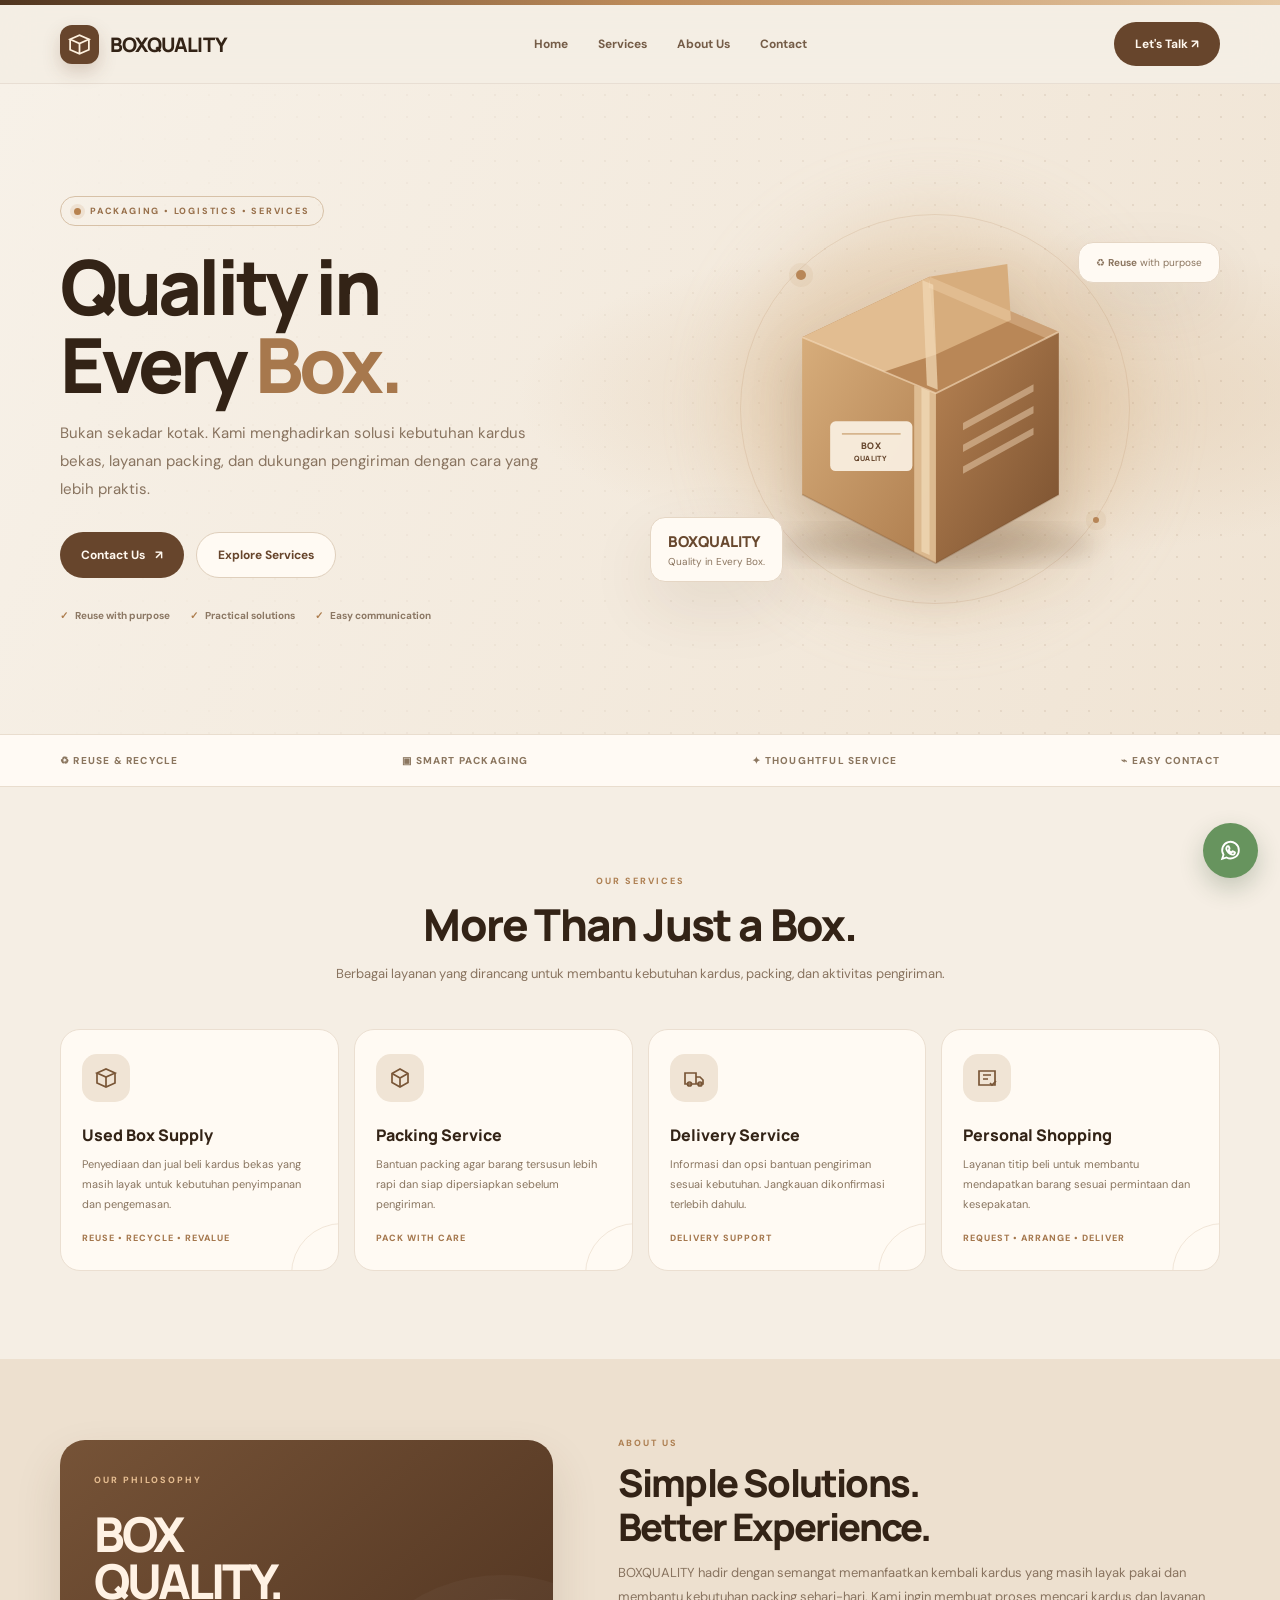
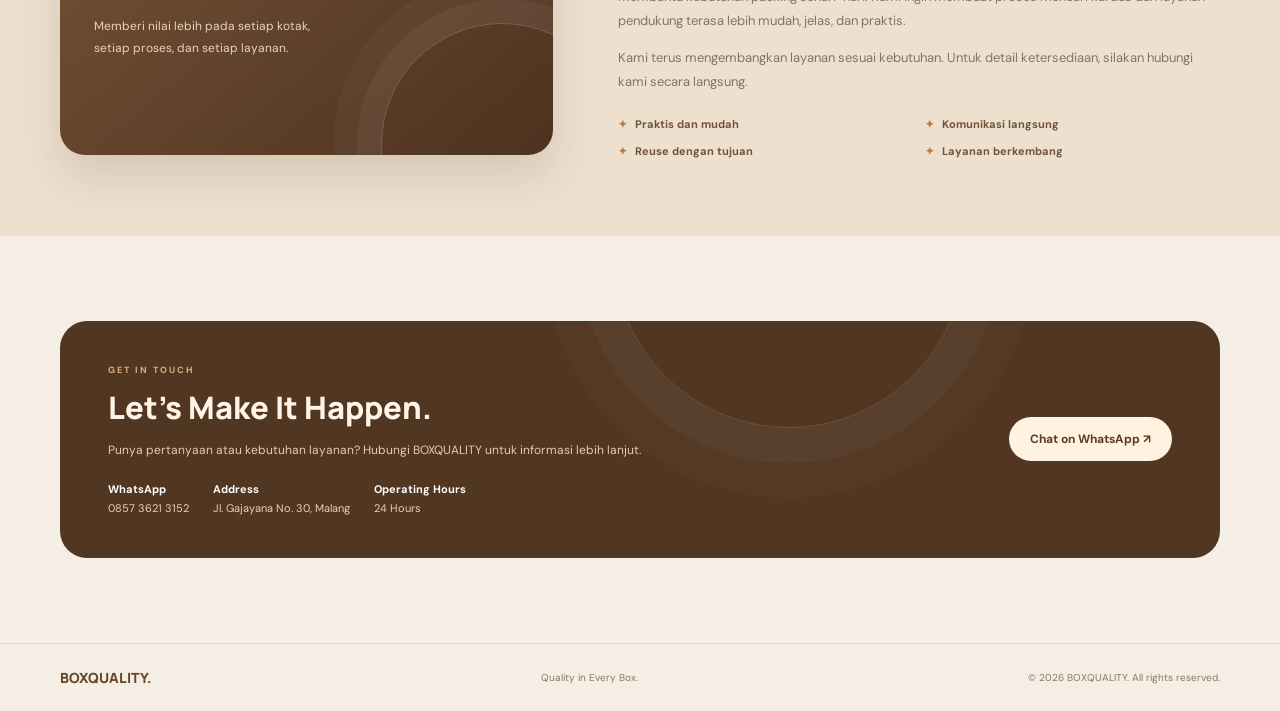
<file: index (1).html>
<!DOCTYPE html>
<html lang="id">
<head>
<meta charset="UTF-8"><meta name="viewport" content="width=device-width, initial-scale=1">
<meta name="theme-color" content="#382719">
<meta name="description" content="BOXQUALITY — Quality in Every Box. Kardus bekas, packing service, dan layanan pendukung.">
<title>BOXQUALITY — Quality in Every Box</title>
<link rel="preconnect" href="https://fonts.googleapis.com"><link rel="preconnect" href="https://fonts.gstatic.com" crossorigin>
<link href="https://fonts.googleapis.com/css2?family=DM+Sans:wght@400;500;600;700;800&family=Manrope:wght@400;500;600;700;800&display=swap" rel="stylesheet">
<style>
:root{--bg:#f5eee4;--paper:#fffaf3;--ink:#332316;--brown:#67452c;--brown2:#8c6341;--tan:#c99b6b;--muted:#88735f;--line:#e6d8c7;--shadow:0 24px 65px #50351d18}
*{box-sizing:border-box}html{scroll-behavior:smooth}body{margin:0;background:var(--bg);color:var(--ink);font-family:"DM Sans",sans-serif}a{color:inherit;text-decoration:none}.wrap{width:min(1160px,calc(100% - 44px));margin:auto}
.topbar{height:5px;background:linear-gradient(90deg,#50351f,#bd8b5a,#e6c9a5)}
header{position:sticky;top:0;z-index:30;background:#f5eee4e8;backdrop-filter:blur(18px);border-bottom:1px solid #67452c18}
nav{height:78px;display:flex;align-items:center;justify-content:space-between}.brand{display:flex;align-items:center;gap:11px;font:800 20px Manrope;letter-spacing:-.8px}.brandmark{width:39px;height:39px;background:var(--brown);color:#fff2df;border-radius:12px;display:grid;place-items:center;box-shadow:0 8px 18px #67452c35}.brandmark svg{width:25px}
.navlinks{display:flex;gap:30px;font-size:12px;font-weight:700;color:#755d48}.navlinks a:hover{color:#b17d4c}.navbtn,.btn{border:0;border-radius:99px;background:var(--brown);color:#fff8ef;padding:14px 21px;font-weight:700;font-size:12px;display:inline-flex;align-items:center;gap:10px;transition:.25s}.navbtn:hover,.btn:hover{background:#8a6241;transform:translateY(-3px);box-shadow:0 12px 25px #67452c35}.hamb{display:none;background:none;border:0;font-size:25px;color:var(--brown)}
.hero{min-height:650px;display:flex;align-items:center;position:relative;overflow:hidden;background:radial-gradient(ellipse at 78% 48%,#e6d2b9 0,transparent 34%),linear-gradient(115deg,#f7f1e8,#f0e4d4)}
.hero:before{content:"";position:absolute;inset:0;background-image:radial-gradient(#8b674522 .8px,transparent .8px);background-size:22px 22px;mask-image:linear-gradient(90deg,transparent,black)}
.hero-grid{position:relative;display:grid;grid-template-columns:1fr 1fr;align-items:center;gap:20px;padding:60px 0}
.eyebrow{display:inline-flex;align-items:center;gap:9px;padding:8px 13px;border:1px solid #d7c1a7;border-radius:99px;color:#98704b;font-size:9px;font-weight:800;letter-spacing:1.8px;text-transform:uppercase}.dot{width:7px;height:7px;border-radius:50%;background:#b7824f;box-shadow:0 0 0 4px #b7824f22}
h1{font:800 clamp(48px,6vw,76px)/1.02 Manrope;letter-spacing:-4px;margin:22px 0 17px}h1 span{color:#a7784d}.lead{max-width:490px;color:var(--muted);font-size:15px;line-height:1.85}.actions{display:flex;gap:12px;flex-wrap:wrap;margin-top:28px}.btn.secondary{background:#fffaf3;color:var(--brown);border:1px solid #dfcfbc}.btn.secondary:hover{background:#eee0ce}
.mini-points{display:flex;gap:20px;flex-wrap:wrap;margin-top:31px;color:#8b7763;font-size:10px;font-weight:700}.mini-points span:before{content:"✓";color:#ad7d4e;margin-right:7px}
.visual{min-height:470px;display:grid;place-items:center;position:relative;perspective:1000px}.halo{position:absolute;width:390px;height:390px;border-radius:50%;background:#d9b99166;filter:blur(35px)}.ring{position:absolute;width:390px;height:390px;border:1px solid #b88d6333;border-radius:50%;animation:spin 32s linear infinite}.ring:before,.ring:after{content:"";position:absolute;width:10px;height:10px;border-radius:50%;background:#b88758;top:55px;left:55px;box-shadow:0 0 0 7px #b8875818}.ring:after{top:auto;left:auto;right:30px;bottom:80px;width:6px;height:6px}
@keyframes spin{to{transform:rotate(360deg)}}
.boxwrap{width:min(100%,470px);position:relative;z-index:2;transform-style:preserve-3d;animation:boxWobble 4.6s ease-in-out infinite;filter:drop-shadow(0 28px 24px #55381f30)}
@keyframes boxWobble{0%,100%{transform:translateY(0) rotate(-2deg) rotateY(-5deg)}20%{transform:translateY(-7px) rotate(1.5deg) rotateY(4deg)}42%{transform:translateY(1px) rotate(-1deg) rotateY(-2deg)}62%{transform:translateY(-10px) rotate(2deg) rotateY(5deg)}82%{transform:translateY(-3px) rotate(-1deg) rotateY(-3deg)}}
.boxwrap:hover{animation:boxShake .7s ease-in-out}.boxsvg{width:100%;overflow:visible}.floatingtag{position:absolute;z-index:3;background:#fffaf3;border:1px solid #e5d6c4;border-radius:15px;padding:13px 17px;box-shadow:var(--shadow);font-size:10px;color:#8b755f}.floatingtag strong{display:block;font:800 15px Manrope;color:#68482e;margin-bottom:3px}.tagone{left:0;bottom:62px}.tagtwo{right:0;top:68px}@keyframes boxShake{0%,100%{transform:translateX(0) rotate(0)}20%{transform:translateX(-7px) rotate(-2deg)}40%{transform:translateX(7px) rotate(2deg)}60%{transform:translateX(-5px) rotate(-1deg)}80%{transform:translateX(4px) rotate(1deg)}}
.ribbon{background:#fffaf4;border-block:1px solid #e9ddce}.ribbon .wrap{display:flex;justify-content:space-between;gap:20px;flex-wrap:wrap;padding:19px 0}.ribbon span{font-size:10px;font-weight:800;letter-spacing:1.2px;color:#8b765f;text-transform:uppercase}
section.content{padding:88px 0}.heading{text-align:center;max-width:650px;margin:0 auto 43px}.kicker{font-size:9px;font-weight:800;letter-spacing:2px;color:#ae8053;text-transform:uppercase}.heading h2,.abouttext h2{font:800 clamp(30px,4vw,44px)/1.14 Manrope;letter-spacing:-1.8px;margin:12px 0}.heading p,.abouttext p{font-size:13px;line-height:1.85;color:var(--muted)}
.cards{display:grid;grid-template-columns:repeat(4,1fr);gap:15px}.card{background:var(--paper);border:1px solid #ebdfd1;border-radius:20px;padding:24px 21px;min-height:242px;transition:.3s;position:relative;overflow:hidden}.card:after{content:"";position:absolute;width:100px;height:100px;border:1px solid #b58b6330;border-radius:50%;right:-55px;bottom:-55px;transition:.4s}.card:hover{transform:translateY(-8px);box-shadow:var(--shadow);border-color:#d3b896}.card:hover:after{transform:scale(1.6)}.ico{width:48px;height:48px;background:#f0e4d5;border-radius:15px;display:grid;place-items:center;color:#795637;margin-bottom:22px}.ico svg{width:24px}.card h3{font:800 16px Manrope;margin:0 0 9px}.card p{font-size:11px;line-height:1.8;color:#897560;margin:0}.card small{display:inline-block;margin-top:17px;color:#a4774d;font-size:9px;font-weight:800;letter-spacing:1px;text-transform:uppercase}
.about{background:#ede0cf;padding:78px 0}.aboutgrid{display:grid;grid-template-columns:.9fr 1.1fr;gap:65px;align-items:center}.manifesto{min-height:315px;background:linear-gradient(140deg,#765337,#4e321f);border-radius:25px;padding:34px;color:#fff2e4;position:relative;overflow:hidden;box-shadow:0 22px 45px #51351f25}.manifesto:after{content:"";position:absolute;width:240px;height:240px;border:1px solid #fff3;border-radius:50%;right:-70px;bottom:-110px;box-shadow:0 0 0 24px #ffffff0b,0 0 0 48px #ffffff08}.manifesto .big{font:800 48px/.98 Manrope;letter-spacing:-3px;margin-top:24px}.manifesto p{font-size:12px;line-height:1.8;color:#e7d4bf;max-width:230px}.abouttext h2{font-size:38px}.checks{display:grid;grid-template-columns:1fr 1fr;gap:13px;margin-top:23px}.checks span{font-size:11px;font-weight:700;color:#70543a}.checks span:before{content:"✦";color:#b17d4b;margin-right:8px}
.contact{padding:85px 0}.contactbox{background:#513621;border-radius:27px;padding:43px 48px;color:#fff4e7;display:flex;align-items:center;justify-content:space-between;gap:25px;position:relative;overflow:hidden}.contactbox:after{content:"";position:absolute;width:350px;height:350px;border:1px solid #fff2;border-radius:50%;right:22%;top:-245px;box-shadow:0 0 0 35px #ffffff08,0 0 0 70px #ffffff05}.contactbox h2{font:800 31px Manrope;margin:10px 0}.contactbox p{font-size:12px;line-height:1.8;color:#e2cdb6}.details{display:flex;gap:24px;flex-wrap:wrap;margin-top:20px;font-size:11px;color:#e6d2bd}.details b{display:block;color:white;margin-bottom:5px}.contactbox .btn{background:#fff2e1;color:#5b3c25;position:relative;z-index:2;white-space:nowrap}.contactbox .btn:hover{background:#e9d3b7}
footer{border-top:1px solid #e4d7c8;padding:24px 0;color:#8a7764;font-size:10px}.foot{display:flex;justify-content:space-between;align-items:center;gap:14px;flex-wrap:wrap}.foot strong{font:800 14px Manrope;color:#67452c}
.whatsapp{position:fixed;z-index:40;right:22px;bottom:22px;width:55px;height:55px;border-radius:50%;display:grid;place-items:center;background:#67945e;color:white;box-shadow:0 10px 25px #294d283d;transition:.2s}.whatsapp:hover{transform:translateY(-5px)}.whatsapp svg{width:25px}
.reveal{opacity:0;transform:translateY(22px);transition:.75s}.reveal.visible{opacity:1;transform:none}
@media(max-width:900px){.cards{grid-template-columns:repeat(2,1fr)}.hero-grid{gap:0}.aboutgrid{gap:35px}}
@media(max-width:650px){.wrap{width:calc(100% - 32px)}nav{height:68px}.navlinks{display:none;position:absolute;top:68px;left:0;right:0;padding:22px;background:#f8f1e7;flex-direction:column;gap:20px;border-bottom:1px solid var(--line)}.navlinks.open{display:flex}.navbtn{display:none}.hamb{display:block}.hero{min-height:0}.hero-grid{grid-template-columns:1fr;padding:35px 0 58px}.visual{grid-row:1;min-height:325px}.boxwrap{max-width:340px}.halo,.ring{width:285px;height:285px}.tagone{bottom:25px;left:-2px}.tagtwo{top:35px;right:-3px}h1{font-size:51px;letter-spacing:-2.8px}.lead{font-size:13px}.ribbon .wrap{justify-content:center;gap:13px 22px}.ribbon span{font-size:8px}.content{padding:65px 0!important}.cards{gap:10px}.card{padding:18px 14px;min-height:228px}.card h3{font-size:14px}.card p{font-size:10px}.aboutgrid{grid-template-columns:1fr}.manifesto{min-height:260px}.abouttext h2{font-size:32px}.contactbox{padding:30px 23px;display:block}.contactbox h2{font-size:26px}.contactbox .btn{margin-top:23px}.details{gap:15px}.checks{gap:12px}}
@media(prefers-reduced-motion:reduce){*,*:before,*:after{animation:none!important;transition:none!important;scroll-behavior:auto!important}.reveal{opacity:1;transform:none}}
</style>
</head>
<body>
<div class="topbar"></div>
<header><div class="wrap"><nav>
<a class="brand" href="#home"><span class="brandmark"><svg viewBox="0 0 24 24" fill="none" stroke="currentColor" stroke-width="1.7"><path d="m3 7 9-4 9 4-9 4-9-4Z"/><path d="M3 7v10l9 4 9-4V7M12 11v10"/></svg></span>BOXQUALITY</a>
<div class="navlinks" id="navlinks"><a href="#home">Home</a><a href="#services">Services</a><a href="#about">About Us</a><a href="#contact">Contact</a></div>
<a class="navbtn" href="https://wa.me/6285736213152">Let's Talk ↗</a><button class="hamb" id="hamb" aria-label="Open navigation">☰</button>
</nav></div></header>
<main>
<section class="hero" id="home"><div class="wrap hero-grid">
<div class="reveal"><div class="eyebrow"><i class="dot"></i> Packaging • Logistics • Services</div><h1>Quality in<br>Every <span>Box.</span></h1>
<p class="lead">Bukan sekadar kotak. Kami menghadirkan solusi kebutuhan kardus bekas, layanan packing, dan dukungan pengiriman dengan cara yang lebih praktis.</p>
<div class="actions"><a class="btn" href="https://wa.me/6285736213152?text=Halo%20BOXQUALITY%2C%20saya%20ingin%20bertanya.">Contact Us <b>↗</b></a><a class="btn secondary" href="#services">Explore Services</a></div>
<div class="mini-points"><span>Reuse with purpose</span><span>Practical solutions</span><span>Easy communication</span></div></div>
<div class="visual reveal"><div class="halo"></div><div class="ring"></div>
<div class="boxwrap"><svg class="boxsvg" viewBox="0 0 520 440" role="img" aria-label="Kardus BOXQUALITY bergerak">
<defs>
<linearGradient id="boxfront" x1="0" y1="0" x2="1" y2="1"><stop stop-color="#d7ad7b"/><stop offset="1" stop-color="#ad7c4d"/></linearGradient>
<linearGradient id="boxside" x1="0" y1="0" x2="1" y2="1"><stop stop-color="#b78353"/><stop offset="1" stop-color="#79502f"/></linearGradient>
<linearGradient id="boxtop" x1="0" y1="0" x2="1" y2="1"><stop stop-color="#f0d2aa"/><stop offset="1" stop-color="#c99b6b"/></linearGradient>
<filter id="soft"><feGaussianBlur stdDeviation="12"/></filter>
</defs>
<ellipse cx="263" cy="373" rx="176" ry="22" fill="#57391f" opacity=".18" filter="url(#soft)"/>
<!-- rear top flaps -->
<path d="M113 143 254 76l143 61-137 78Z" fill="#b98757"/>
<path d="m254 76 7 86 83-38-4-62Z" fill="#d7ad7d"/>
<path d="m113 143 88 39 60-20-7-86Z" fill="#e2bd91"/>
<!-- body -->
<path d="M113 143v174l148 76V205Z" fill="url(#boxfront)"/>
<path d="M261 205v188l136-76V137Z" fill="url(#boxside)"/>
<!-- front flap / tape -->
<path d="m237 196 24 9v188l-24-12Z" fill="#e7c79e" opacity=".8"/>
<path d="m245 199 9 4v181l-9-4Z" fill="#f5dfbd" opacity=".65"/>
<!-- front label -->
<rect x="144" y="236" width="91" height="55" rx="6" fill="#f8eddd" opacity=".97"/>
<path d="M157 250h65" stroke="#d6b58e" stroke-width="2"/>
<text x="189" y="267" text-anchor="middle" fill="#65452c" font-family="Manrope,sans-serif" font-size="10" font-weight="800" letter-spacing=".5">BOX</text>
<text x="189" y="280" text-anchor="middle" fill="#65452c" font-family="Manrope,sans-serif" font-size="8" font-weight="800" letter-spacing=".5">QUALITY</text>
<!-- side details -->
<path d="m291 238 78-43v8l-78 43Zm0 24 78-43v8l-78 43Zm0 24 78-43v8l-78 43Z" fill="#f0d8b8" opacity=".48"/>
<path d="m113 143 148 62 136-68" fill="none" stroke="#f4daba" stroke-width="2" opacity=".65"/>
<path d="m113 317 148 76 136-76" fill="none" stroke="#704a2b" stroke-width="2" opacity=".25"/>
<!-- top tape -->
<path d="m246 80 12 5 5 116-12-5Z" fill="#f1d7b3" opacity=".75"/>
<path d="m254 76 143 61-14 7-130-56Z" fill="#f7dfbd" opacity=".3"/>
</svg></div>
<div class="floatingtag tagone"><strong>BOXQUALITY</strong>Quality in Every Box.</div><div class="floatingtag tagtwo">♻ <b>Reuse</b> with purpose</div>
</div></div></section>
<div class="ribbon"><div class="wrap"><span>♻ Reuse & Recycle</span><span>▣ Smart Packaging</span><span>✦ Thoughtful Service</span><span>⌁ Easy Contact</span></div></div>
<section class="content" id="services"><div class="wrap"><div class="heading reveal"><div class="kicker">Our Services</div><h2>More Than Just a Box.</h2><p>Berbagai layanan yang dirancang untuk membantu kebutuhan kardus, packing, dan aktivitas pengiriman.</p></div>
<div class="cards">
<article class="card reveal"><div class="ico"><svg viewBox="0 0 24 24" fill="none" stroke="currentColor" stroke-width="1.7"><path d="m3 7 9-4 9 4-9 4-9-4Z"/><path d="M3 7v10l9 4 9-4V7M12 11v10"/></svg></div><h3>Used Box Supply</h3><p>Penyediaan dan jual beli kardus bekas yang masih layak untuk kebutuhan penyimpanan dan pengemasan.</p><small>Reuse • Recycle • Revalue</small></article>
<article class="card reveal"><div class="ico"><svg viewBox="0 0 24 24" fill="none" stroke="currentColor" stroke-width="1.7"><path d="M4 7.5 12 3l8 4.5v9L12 21l-8-4.5v-9Z"/><path d="m4.5 7.8 7.5 4.3 7.5-4.3M12 12v9"/></svg></div><h3>Packing Service</h3><p>Bantuan packing agar barang tersusun lebih rapi dan siap dipersiapkan sebelum pengiriman.</p><small>Pack with Care</small></article>
<article class="card reveal"><div class="ico"><svg viewBox="0 0 24 24" fill="none" stroke="currentColor" stroke-width="1.7"><path d="M3 7h11v11H3zM14 11h4l3 3v4h-7z"/><circle cx="7.5" cy="18" r="2"/><circle cx="18" cy="18" r="2"/></svg></div><h3>Delivery Service</h3><p>Informasi dan opsi bantuan pengiriman sesuai kebutuhan. Jangkauan dikonfirmasi terlebih dahulu.</p><small>Delivery Support</small></article>
<article class="card reveal"><div class="ico"><svg viewBox="0 0 24 24" fill="none" stroke="currentColor" stroke-width="1.7"><path d="M4 5h16v14H4zM8 9h8M8 13h5"/><path d="m15 17 2 2 4-4"/></svg></div><h3>Personal Shopping</h3><p>Layanan titip beli untuk membantu mendapatkan barang sesuai permintaan dan kesepakatan.</p><small>Request • Arrange • Deliver</small></article>
</div></div></section>
<section class="about" id="about"><div class="wrap aboutgrid"><div class="manifesto reveal"><div class="kicker" style="color:#e5bd91">Our Philosophy</div><div class="big">BOX<br>QUALITY.</div><p>Memberi nilai lebih pada setiap kotak, setiap proses, dan setiap layanan.</p></div><div class="abouttext reveal"><div class="kicker">About Us</div><h2>Simple Solutions.<br>Better Experience.</h2><p>BOXQUALITY hadir dengan semangat memanfaatkan kembali kardus yang masih layak pakai dan membantu kebutuhan packing sehari-hari. Kami ingin membuat proses mencari kardus dan layanan pendukung terasa lebih mudah, jelas, dan praktis.</p><p>Kami terus mengembangkan layanan sesuai kebutuhan. Untuk detail ketersediaan, silakan hubungi kami secara langsung.</p><div class="checks"><span>Praktis dan mudah</span><span>Komunikasi langsung</span><span>Reuse dengan tujuan</span><span>Layanan berkembang</span></div></div></div></section>
<section class="contact" id="contact"><div class="wrap"><div class="contactbox reveal"><div><div class="kicker" style="color:#d7ad80">Get in Touch</div><h2>Let's Make It Happen.</h2><p>Punya pertanyaan atau kebutuhan layanan? Hubungi BOXQUALITY untuk informasi lebih lanjut.</p><div class="details"><div><b>WhatsApp</b>0857 3621 3152</div><div><b>Address</b>Jl. Gajayana No. 30, Malang</div><div><b>Operating Hours</b>24 Hours</div></div></div><a class="btn" href="https://wa.me/6285736213152?text=Halo%20BOXQUALITY%2C%20saya%20ingin%20bertanya." target="_blank" rel="noopener">Chat on WhatsApp ↗</a></div></div></section>
</main>
<footer><div class="wrap foot"><strong>BOXQUALITY.</strong><span>Quality in Every Box.</span><span>© <span id="year"></span> BOXQUALITY. All rights reserved.</span></div></footer>
<a class="whatsapp" href="https://wa.me/6285736213152" target="_blank" rel="noopener" aria-label="WhatsApp"><svg viewBox="0 0 24 24" fill="none" stroke="currentColor" stroke-width="1.8"><path d="M20 11.7a8 8 0 0 1-11.8 7L4 20l1.3-4A8 8 0 1 1 20 11.7Z"/><path d="M8.5 8.5c.3-.6.6-.6 1-.6h.4c.2 0 .4.1.5.4l.7 1.6c.1.2.1.4-.1.6l-.5.6c-.2.2-.2.4-.1.6.5.9 1.2 1.6 2.1 2.1.2.1.4.1.6-.1l.7-.8c.2-.2.4-.2.6-.1l1.5.7c.3.1.4.3.4.5 0 .4-.2 1.1-.7 1.5-.5.4-1.2.6-2 .4-1-.2-2.3-.8-3.6-2-1.1-1-1.8-2.3-2-3.2-.2-.9 0-1.7.5-2.2Z"/></svg></a>
<script>
document.getElementById('year').textContent=new Date().getFullYear();
const nav=document.getElementById('navlinks');document.getElementById('hamb').addEventListener('click',()=>nav.classList.toggle('open'));nav.querySelectorAll('a').forEach(a=>a.addEventListener('click',()=>nav.classList.remove('open')));
const io=new IntersectionObserver(es=>es.forEach(e=>{if(e.isIntersecting){e.target.classList.add('visible');io.unobserve(e.target)}}),{threshold:.12});document.querySelectorAll('.reveal').forEach(el=>io.observe(el));
</script>
</body></html>
</file>
